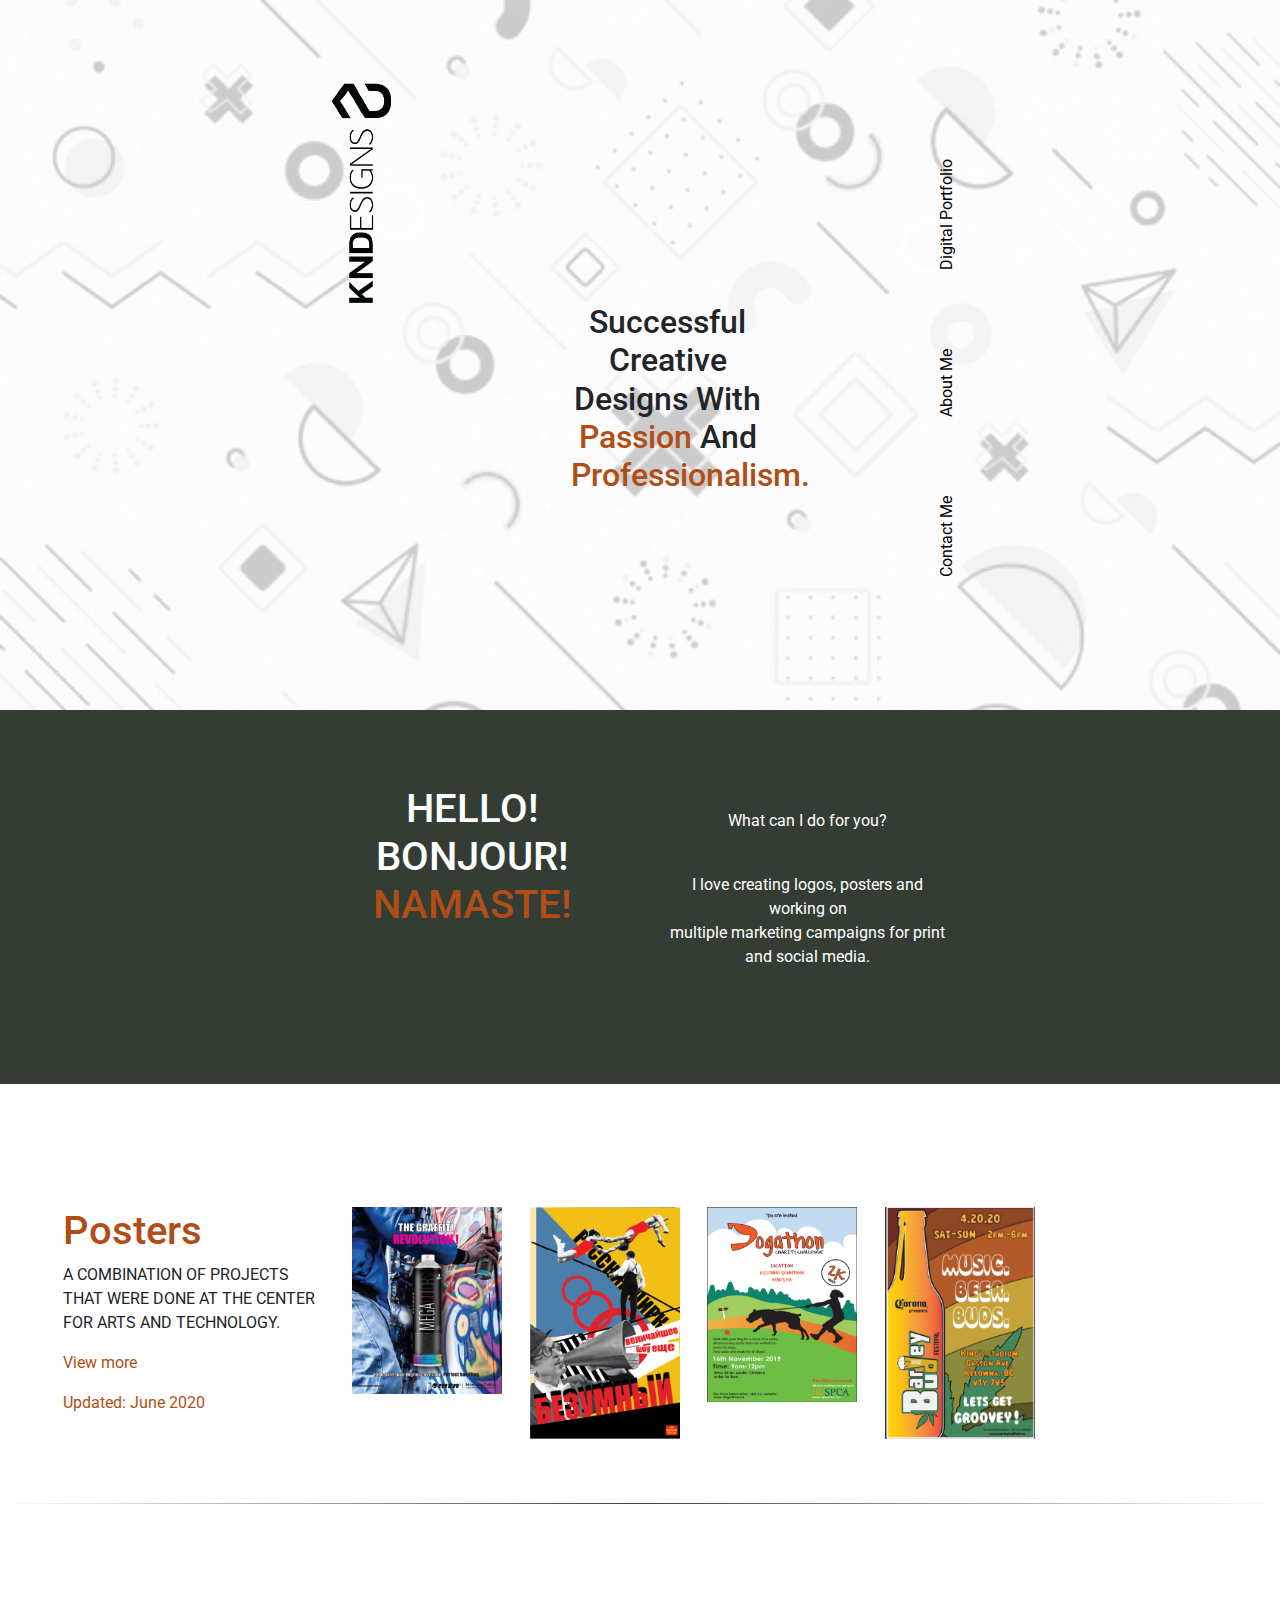
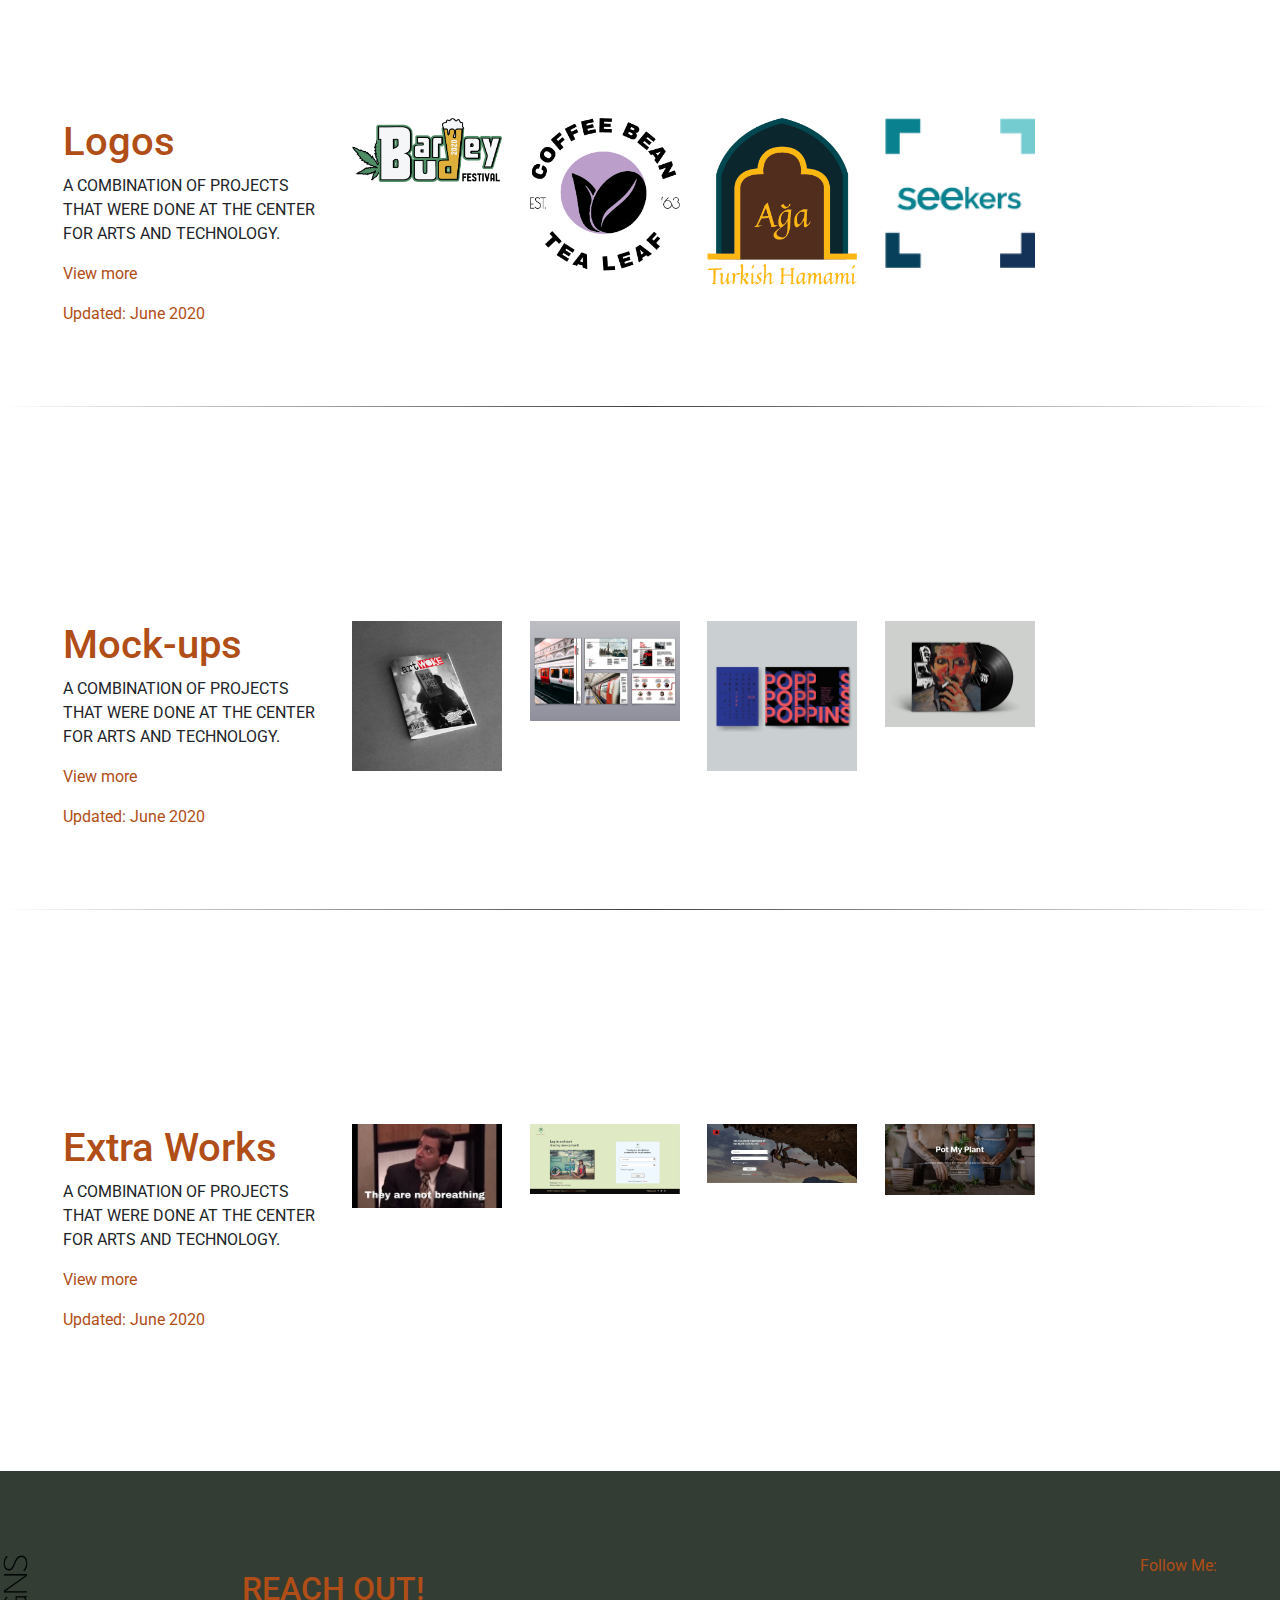
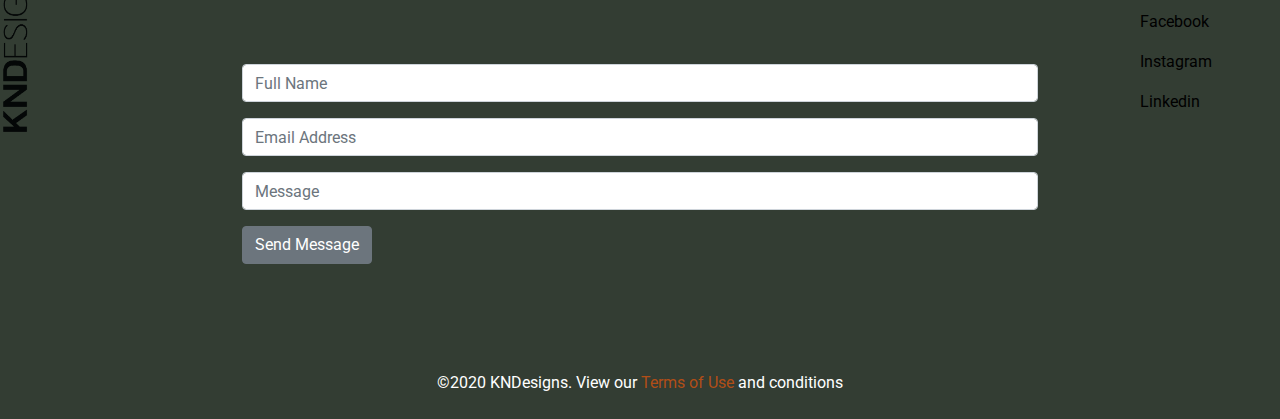
<file: index.html>
<!doctype html>
<html lang="en">

<head>
    <!-- Required meta tags -->
    <meta charset="utf-8">
    <meta name="viewport" content="width=device-width, initial-scale=1, shrink-to-fit=no">

    <!-- Bootstrap CSS -->
    <link rel="stylesheet" href="https://stackpath.bootstrapcdn.com/bootstrap/4.5.2/css/bootstrap.min.css"
        integrity="sha384-JcKb8q3iqJ61gNV9KGb8thSsNjpSL0n8PARn9HuZOnIxN0hoP+VmmDGMN5t9UJ0Z" crossorigin="anonymous">

    <!--fancybox-->
    <link rel="stylesheet" href="/css/fancybox.min.css">

    <!-- CSS File -->
    <link rel="stylesheet" href="/style.css">

    <!-- Google Font -->
    <link href="https://fonts.googleapis.com/css2?family=Roboto:wght@400;500&display=swap" rel="stylesheet">

    <link rel="stylesheet" href="https://cdnjs.cloudflare.com/ajax/libs/font-awesome/4.7.0/css/font-awesome.min.css">

    <link rel="icon" href="/images/favicon.png">

    <title class="original">KNDesigns-Graphic Designer</title>
</head>

<body>






    <header id="landingbanner">
        <div class="container content-spacing">
            <div class="row text-center">
                <div class="col-md-2"><a href="/index.html"><img class="mt-2" src="/images/mainlogo.jpg" alt="logo"
                            width="60"></a></div>
                <div class="col-md-2"></div>


                <div class="col-sm-4 m-auto">
                    <h2 class="index-tagline text-center py-5">Successful Creative Designs With<span
                            class="colour-style"> Passion</span>
                        And <span class="colour-style">Professionalism.</span></h2>
                </div>
                <div class="col-md-2"></div>

                <div class="col-md-1 content-spacing">
                    <ul class="desktop-show nav nav-tabs">
                        <li role="presentation"><a href="/portfolio.html">Digital Portfolio</a></li>
                        <li role="presentation"><a href="/aboutme.html">About Me</a></li>
                        <li role="presentation"><a href="/contactme.html">Contact Me</a></li>
                    </ul>

                    <nav class="mobile-show navbar navbar-expand-sm navbar-light">

                        <button class="ml-auto mr-auto navbar-toggler" type="button" data-toggle="collapse"
                            data-target="#navbarNav" aria-controls="navbarNav" aria-expanded="false"
                            aria-label="Toggle navigation">
                            <span class="navbar-toggler-icon"></span>
                        </button>
                        <div class="collapse navbar-collapse" id="navbarNav">
                            <ul class="navbar-nav nav">
                                <li class="nav-item active p-4">
                                    <a class="nav-link" href="/portfolio.html">Digital Portfolio</a>
                                </li>
                                <li class="nav-item p-4">
                                    <a class="nav-link" href="/aboutme.html">About Me</a></li>
                                </li>
                                <li class="nav-item p-4">
                                    <a class="nav-link" href="/contactme.html">Contact Me</a></li>
                                </li>

                            </ul>
                        </div>
                    </nav>




                </div>







            </div>




        </div>



    </header>



    <section id="hello">
        <div class="container content-spacing">
            <div class="row">

                <div class="col-sm-6">
                    <h1 class="text-center">HELLO! <br>BONJOUR!<br> <span class="colour-style">NAMASTE!</span></h1>
                </div>

                <div class="col-md-6 p-4">
                    <p class="text-center">What can I do for you?</p> <br>

                    <p class="text-center">I love creating logos, posters and working on <br> multiple marketing
                        campaigns for print and
                        social media.</p>
                </div>

    </section>




    <section id="Posters">
        <div class="w3-container content-spacing">



            <div class="row m-auto p-5">


                <div class="col-sm-3">
                   
                    <h1 <span class="colour-style">Posters</h1>
                    <p>A COMBINATION OF PROJECTS THAT WERE DONE AT THE CENTER FOR ARTS AND TECHNOLOGY.</p>
                    <p <span class="colour-style2"><a href="/portfolio.html">View more</a></p>
                    <p <span class="colour-style">Updated: June 2020</p>
                </div>




                <div class="column">
                    <a href="/images/1x/spraycan.png" data-fancybox="gallery-poster" data-caption="Montana Colors Poster Advertisment">
                    <img src="/images/1x/spraycan.png" class="hover-shadow"
                        style="width:100%;max-width:150px"></a>
                </div>
                <div class="column">
                    <a href="/images/1x/madrussian.png" data-fancybox="gallery-poster" data-caption="Caption #2">
                    <img src="/images/1x/madrussian.png" class="hover-shadow"
                        style="width:100%;max-width:150px"></a>
                </div>
                <div class="column">
                    <a href="/images/1x/doggo.png" data-fancybox="gallery-poster" data-caption="Caption #2">
                    <img src="/images/1x/doggo.png" class="hover-shadow"
                        style="width:100%;max-width:150px"></a>
                </div>
                <div class="column">
                    <a href="/images/1x/buds.png" data-fancybox="gallery-poster" data-caption="Caption #2">
                    <img src="/images/1x/buds.png" class="hover-shadow"
                        style="width:100%;max-width:150px"></a>
                </div>
                
                
            </div>
            <hr class="black-line">
        </div>




    </section>



    <section id="logos">
        <div class="w3-container content-spacing">
            <div class="row m-auto p-5">
                <div class="col-sm-3">
                  
                    <h1 <span class="colour-style">Logos</h1>
                    <p>A COMBINATION OF PROJECTS THAT WERE DONE AT THE CENTER FOR ARTS AND TECHNOLOGY.</p>
                    <p <span class="colour-style2"><a href="/portfolio.html">View more</a></p>
                    <p <span class="colour-style">Updated: June 2020</p>

                </div>

                
                <div class="column">
                    <a href="/images/Asset 1bud.png" data-fancybox="gallery-logo" data-caption="Budbarley Fest logo">
                    <img src="/images/Asset 1bud.png" class="hover-shadow"
                        style="width:100%;max-width:150px"></a>
                </div>
                <div class="column">
                    <a href="/images/Asset 1coffee.png" data-fancybox="gallery-logo" data-caption="Caption #2">
                    <img src="/images/Asset 1coffee.png" class="hover-shadow"
                        style="width:100%;max-width:150px"></a>
                </div>
                <div class="column">
                    <a href="/images/Asset 2aga.png" data-fancybox="gallery-logo" data-caption="Caption #2">
                    <img src="/images/Asset 2aga.png" class="hover-shadow"
                        style="width:100%;max-width:150px"></a>
                </div>
                <div class="column">
                    <a href="/images/Asset 2seekers.png" data-fancybox="gallery-logo" data-caption="Caption #2">
                    <img src="/images/Asset 2seekers.png" class="hover-shadow"
                        style="width:100%;max-width:150px"></a>
                </div>



                

                <div class="col-md-1">
                    <!--leave this empty-->
                </div>


            </div>
            <hr class="black-line">
        </div>




        </div>


        </div>

    </section>



    <section id="Mock-ups">
        <div class="w3-container content-spacing">
            <div class="row m-auto p-5">
                <div class="col-sm-3">
                  
                    <h1 <span class="colour-style">Mock-ups</h1>
                    <p>A COMBINATION OF PROJECTS THAT WERE DONE AT THE CENTER FOR ARTS AND TECHNOLOGY.</p>
                    <p <span class="colour-style2"><a href="/portfolio.html">View more</a></p>
                    <p <span class="colour-style">Updated: June 2020</p>

                </div>



                <div class="column">
                    <a href="/images/MAGAZINE.jpg" data-fancybox="gallery-mockup" data-caption="Budbarley Fest logo">
                    <img src="/images/MAGAZINE.jpg" class="hover-shadow"
                        style="width:100%;max-width:150px"></a>
                </div>
                <div class="column">
                    <a href="/images/travel_guide.jpg" data-fancybox="gallery-mockup" data-caption="Travel guide">
                    <img src="/images/travel_guide.jpg" class="hover-shadow"
                        style="width:100%;max-width:150px"></a>
                </div>
                <div class="column">
                    <a href="/images/TYPEBOOK.jpg" data-fancybox="gallery-mockup" data-caption="Typebook">
                    <img src="/images/TYPEBOOK.jpg" class="hover-shadow"
                        style="width:100%;max-width:150px"></a>
                </div>
                <div class="column">
                    <a href="/images/Vinyl Record  MockUp (FRONT).jpg" data-fancybox="gallery-mockup" data-caption="Vinyl Record">
                    <img src="/images/Vinyl Record  MockUp (FRONT).jpg" class="hover-shadow"
                        style="width:100%;max-width:150px"></a>
                </div>


                <div class="col-md-1">
                    <!--leave this empty-->
                </div>


            </div>
            <hr class="black-line">
        





        </div>


        </div>

    </section>


    
    <section id="extra works">
        <div class="w3-container content-spacing">



            <div class="row m-auto p-5">


                <div class="col-sm-3">
                    
                    <h1 <span class="colour-style">Extra Works</h1>
                    <p>A COMBINATION OF PROJECTS THAT WERE DONE AT THE CENTER FOR ARTS AND TECHNOLOGY.</p>
                    <p <span class="colour-style2"><a href="/portfolio.html">View more</a></p>
                    <p <span class="colour-style">Updated: June 2020</p>
                </div>




                <div class="column">
                    <a href="https://youtu.be/1_5HhD_14E8" data-fancybox="gallery-extraworks" data-caption="Kinetic typography">
                    <img src="/images/office.jpg" class="hover-shadow"
                        style="width:100%;max-width:150px"></a>
                </div>
                <div class="column">
                    <a data-fancybox data-type="iframe" data-src="https://travelgram.kndesigns.co/" href="javascript:;">
                        <img src="/images/travelgram.JPG" class="hover-shadow" style="width:100%;max-width:150px"
                    </a>
                </div>
                <div class="column">
                    <a data-fancybox data-type="iframe" data-src="https://rush.kndesigns.co/" href="javascript:;">
                        <img src="/images/rush.JPG" class="hover-shadow" style="width:100%; max-width:150px"
                    </a>
                </div>
                <div class="column">
                    <a data-fancybox data-type="iframe" data-src="https://potmyplant.kndesigns.co/" href="javascript:;">
                        <img src="/images/potmyplant.JPG" class="hover-shadow" style="width:100%; max-width:150px">
                    </a>
                </div>
                
                


            </div>
            
        </div>




    </section>


    <section id="contactform">
        <div class="w4-container content-spacing">
            <div class="row">

               
                <div class="col-md-2 footer-logo no-marg no-pad"><a href="/index.html"><img class="mt-2" src="/images/Asset 2logo2.png" alt="logo"
                    width="60"></a>
                </div>


                <div class="col-sm-8">
                    <h2 class="colour-style p-4"> REACH OUT!</h2>

                    <form action="mailer.php" method="POST" class="p-4">
                        <div class="form-group">
                            <input type="text" name="fullname" placeholder="Full Name" class="form-control" />
                        </div>
                        <div class="form-group">
                            <input type="email" name="email" placeholder="Email Address" class="form-control" />
                        </div>
                        <div class="form-group">
                            <input name="message" placeholder="Message" class="form-control" />
                        </div>
                        <button type="submit" name="submit" class="btn btn-secondary">Send Message</button>

                    </form>
                </div>

                <div class="col-sm-2">
                    <ul class="socialmedia">
                        <p class=" colour-style p-2 py-2">Follow Me:</p>
                        <li class="list-item p-2"><a href="https://www.facebook.com/" target="_blank">Facebook</a>
                        </li>
                        <li class="list-item p-2"><a href="https://www.instagram.com/" target="_blank">Instagram</a>
                        </li>
                        <li class="list-item p-2"><a href="https://www.Linkedin.com/" target="_blank">Linkedin</a>
                        </li>
                    </ul>





                </div>
            </div>

    </section>


    <div class="col-12 copyright-notice p-2">
        <div class="w3-container">
            <div class="content-asset">
                <p>©2020 KNDesigns. View our <a class="colour-style" href="/index.html">Terms of Use</a> and conditions </p>
            </div>
        </div>
    </div>



 








    <!-- Optional JavaScript -->
    <!-- jQuery first, then Popper.js, then Bootstrap JS -->
    
    <script src="/js/jquery-3.5.1.min.js"></script>
    <script src="/js/bootstrap.bundle.min.js"></script>
    <script src="/js/fancybox.min.js"></script>
    <script src="/js/scripts.js"></script>
    <script src="https://stackpath.bootstrapcdn.com/bootstrap/4.5.2/js/bootstrap.min.js"
    integrity="sha384-B4gt1jrGC7Jh4AgTPSdUtOBvfO8shuf57BaghqFfPlYxofvL8/KUEfYiJOMMV+rV" crossorigin="anonymous">
</script>

</body>

</html>
</file>
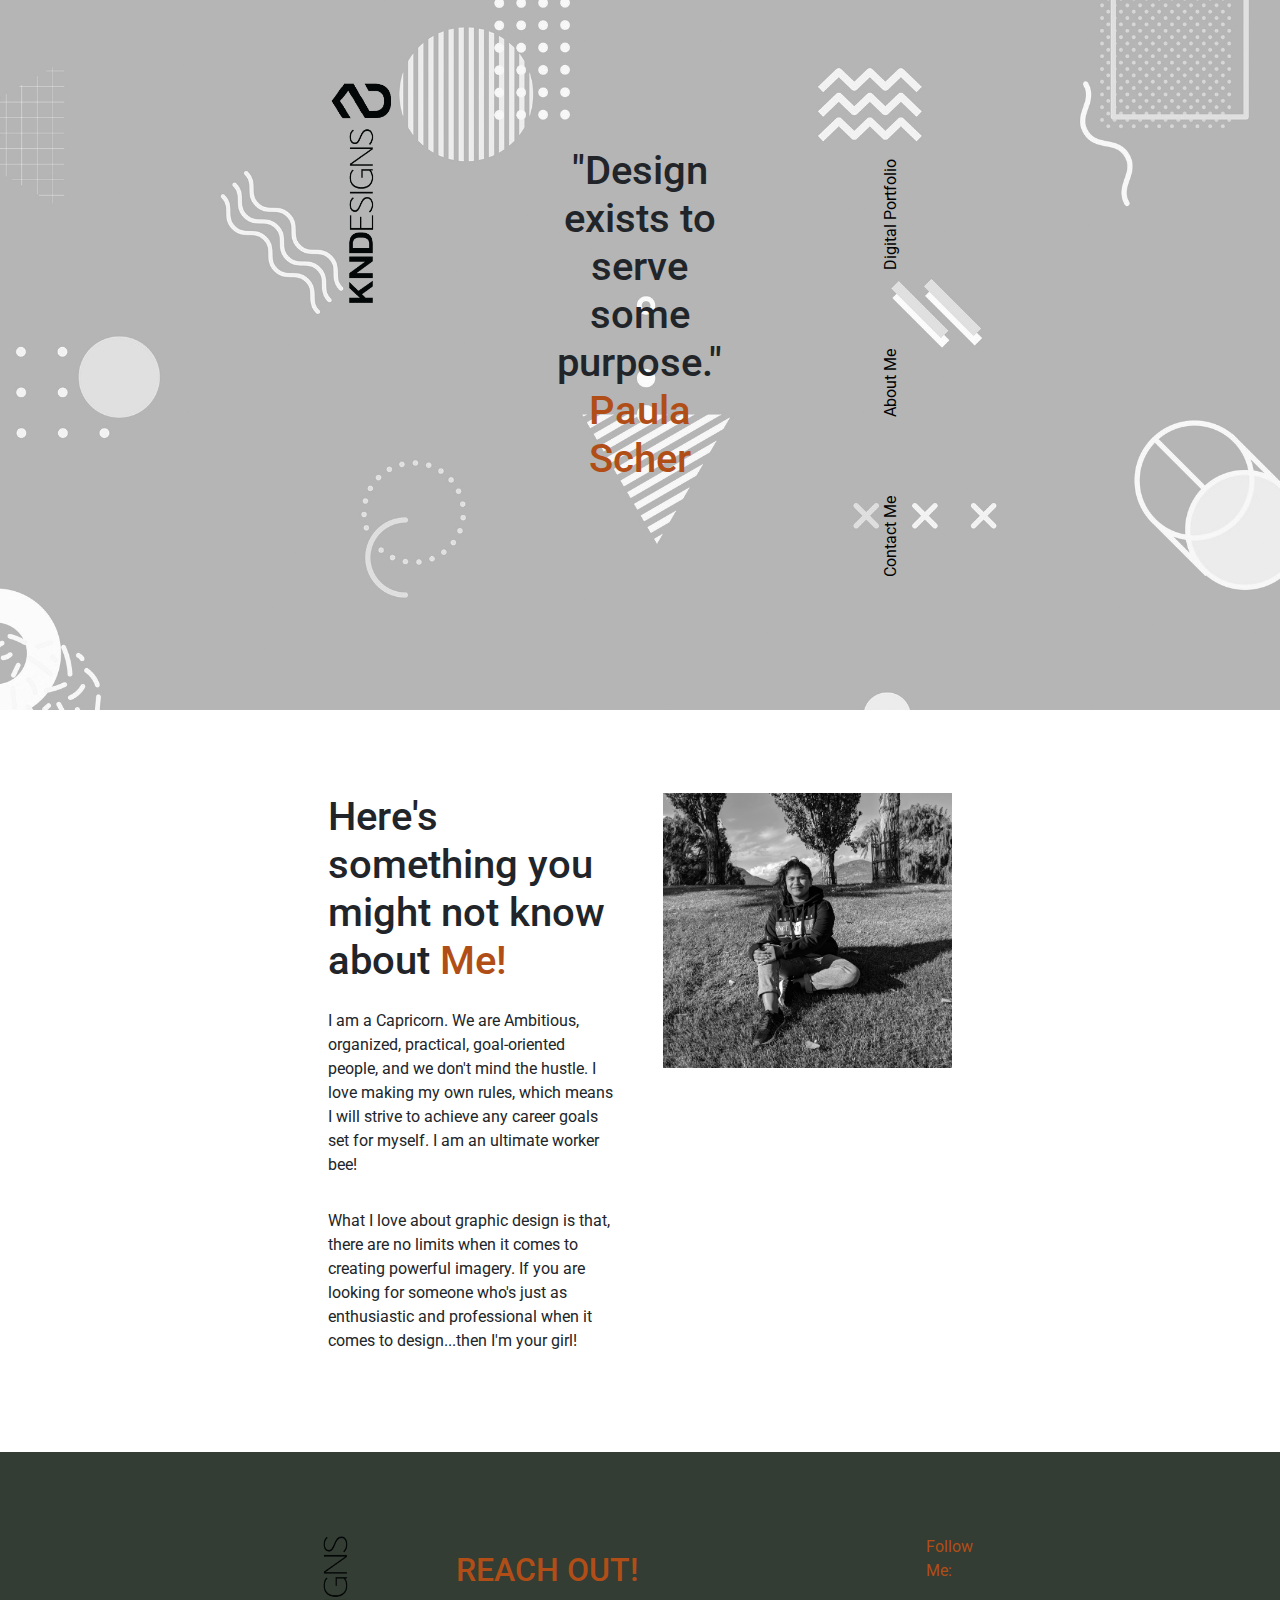
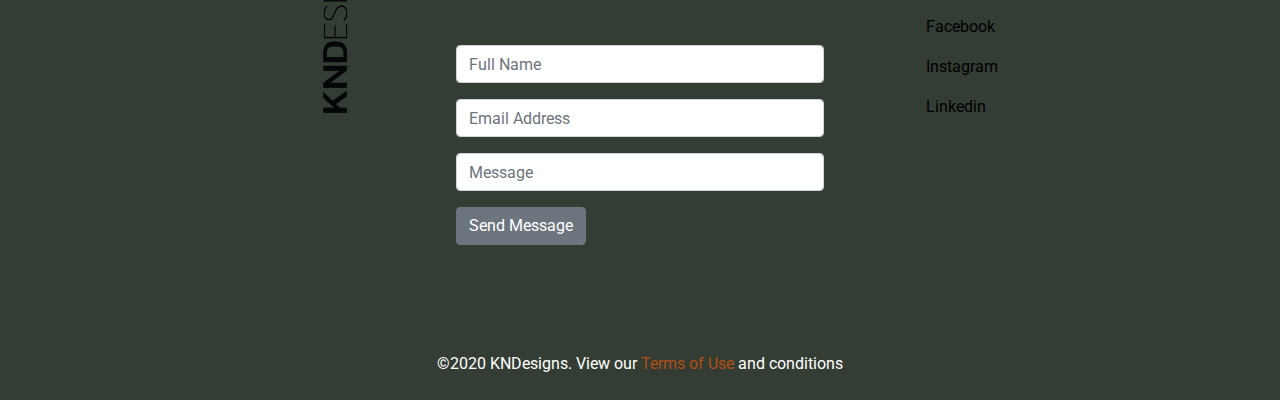
<file: aboutme.html>
<!doctype html>
<html lang="en">

<head>
    <!-- Required meta tags -->
    <meta charset="utf-8">
    <meta name="viewport" content="width=device-width, initial-scale=1, shrink-to-fit=no">

    <!-- Bootstrap CSS -->
    <link rel="stylesheet" href="https://stackpath.bootstrapcdn.com/bootstrap/4.5.2/css/bootstrap.min.css"
        integrity="sha384-JcKb8q3iqJ61gNV9KGb8thSsNjpSL0n8PARn9HuZOnIxN0hoP+VmmDGMN5t9UJ0Z" crossorigin="anonymous">

    <!-- CSS File -->
    <link rel="stylesheet" href="style.css">

    <!-- Google Font -->
    <link href="https://fonts.googleapis.com/css2?family=Roboto:wght@400;500&display=swap" rel="stylesheet">

    <link rel="icon" href="/images/favicon.png">

    <title>About KND</title>
</head>

<body>
    <header id="landingbanner2">
    <div class="container content-spacing">
        <div class="row text-center">
            <div class="col-md-2"><a href="/index.html"><img class="mt-2" src="/images/mainlogo.jpg" alt="logo"
                        width="60"></a></div>
            <div class="col-md-2"></div>


            <div class="col-sm-4 p-4">
                <h1 class="index-tagline text-center no-marg py-5">"Design exists to serve some purpose."<span class="colour-style"><br>Paula Scher</span>

            </div>
            <div class="col-md-2"></div>

            <div class="col-md-1 content-spacing">
                <ul class="desktop-show nav nav-tabs">
                    <li role="presentation"><a href="/portfolio.html">Digital Portfolio</a></li>
                    <li role="presentation"><a href="/aboutme.html">About Me</a></li>
                    <li role="presentation"><a href="/contactme.html">Contact Me</a></li>
                </ul>

                <nav class="mobile-show navbar navbar-expand-sm navbar-light">

                    <button class="ml-auto mr-auto navbar-toggler" type="button" data-toggle="collapse"
                        data-target="#navbarNav" aria-controls="navbarNav" aria-expanded="false"
                        aria-label="Toggle navigation">
                        <span class="navbar-toggler-icon"></span>
                    </button>
                    <div class="collapse navbar-collapse" id="navbarNav">
                        <ul class="navbar-nav nav">
                            <li class="nav-item active p-4">
                                <a class="nav-link" href="/portfolio.html">Digital Portfolio</a>
                            </li>
                            <li class="nav-item p-4">
                                <a class="nav-link" href="/aboutme.html">About Me</a></li>
                            </li>
                            <li class="nav-item p-4">
                                <a class="nav-link" href="/contactme.html">Contact Me</a></li>
                            </li>

                        </ul>
                    </div>
                </nav>




            </div>







        </div>




    </div>



</header>


    <section id=aboutme>
        <div class="container content-spacing">
            <div class="row">
                <div class="col-md-6">
                    <h1 class="p-2">Here's something you might not know about<span class="colour-style"> Me!</span></h1>
                    
                    <p class="p-2"> I am a Capricorn. We are Ambitious, organized, practical, goal-oriented people, and we don't
                        mind the hustle. I
                        love making my own rules, which means I will strive to achieve any career goals set for
                        myself.
                        I am an ultimate worker bee!</p>
                    <p class="p-2"> What I love about graphic design is that, there are no limits when it comes to creating powerful
                        imagery. If you are looking for someone who's just as enthusiastic and professional when it
                        comes to design...then I'm your girl! </p>
                </div>

                

                <div class="col-md-6 ">
                    <img src="/images/kim.jpg" class="p-2" width="100%">

                </div>
            </div>
        </div>

    </section>




    <section id="contactform">
        <div class="container content-spacing">
            <div class="row">

               
                <div class="col-md-2 footer-logo no-marg no-pad"><a href="/index.html"><img class="mt-2" src="/images/Asset 2logo2.png" alt="logo"
                    width="60"></a>
                </div>


                <div class="col-sm-8">
                    <h2 class="colour-style p-4"> REACH OUT!</h2>

                    <form action="mailer.php" method="POST" class="p-4">
                        <div class="form-group">
                            <input type="text" name="fullname" placeholder="Full Name" class="form-control" />
                        </div>
                        <div class="form-group">
                            <input type="email" name="email" placeholder="Email Address" class="form-control" />
                        </div>
                        <div class="form-group">
                            <input name="message" placeholder="Message" class="form-control" />
                        </div>
                        <button type="submit" name="submit" class="btn btn-secondary">Send Message</button>

                    </form>
                </div>

                <div class="col-sm-2">
                    <ul class="socialmedia">
                        <p class=" colour-style p-2 py-2">Follow Me:</p>
                        <li class="list-item p-2"><a href="https://www.facebook.com/" target="_blank">Facebook</a>
                        </li>
                        <li class="list-item p-2"><a href="https://www.instagram.com/" target="_blank">Instagram</a>
                        </li>
                        <li class="list-item p-2"><a href="https://www.Linkedin.com/" target="_blank">Linkedin</a>
                        </li>
                    </ul>





                </div>
            </div>

    </section>


    <div class="col-12 copyright-notice p-2">
        <div class="container">
            <div class="content-asset">
                <p>©2020 KNDesigns. View our <a class="colour-style" href="/index.html">Terms of Use</a> and conditions </p>
            </div>
        </div>
    </div>









    <!-- Optional JavaScript -->
    <!-- jQuery first, then Popper.js, then Bootstrap JS -->
    
    <script src="/js/jquery-3.5.1.min.js"></script>
    <script src="/js/bootstrap.bundle.min.js"></script>
    <script src="/js/fancybox.min.js"></script>
    <script src="/js/scripts.js"></script>
    <script src="https://stackpath.bootstrapcdn.com/bootstrap/4.5.2/js/bootstrap.min.js"
    integrity="sha384-B4gt1jrGC7Jh4AgTPSdUtOBvfO8shuf57BaghqFfPlYxofvL8/KUEfYiJOMMV+rV" crossorigin="anonymous">
</script>
</body>

</html>
</file>
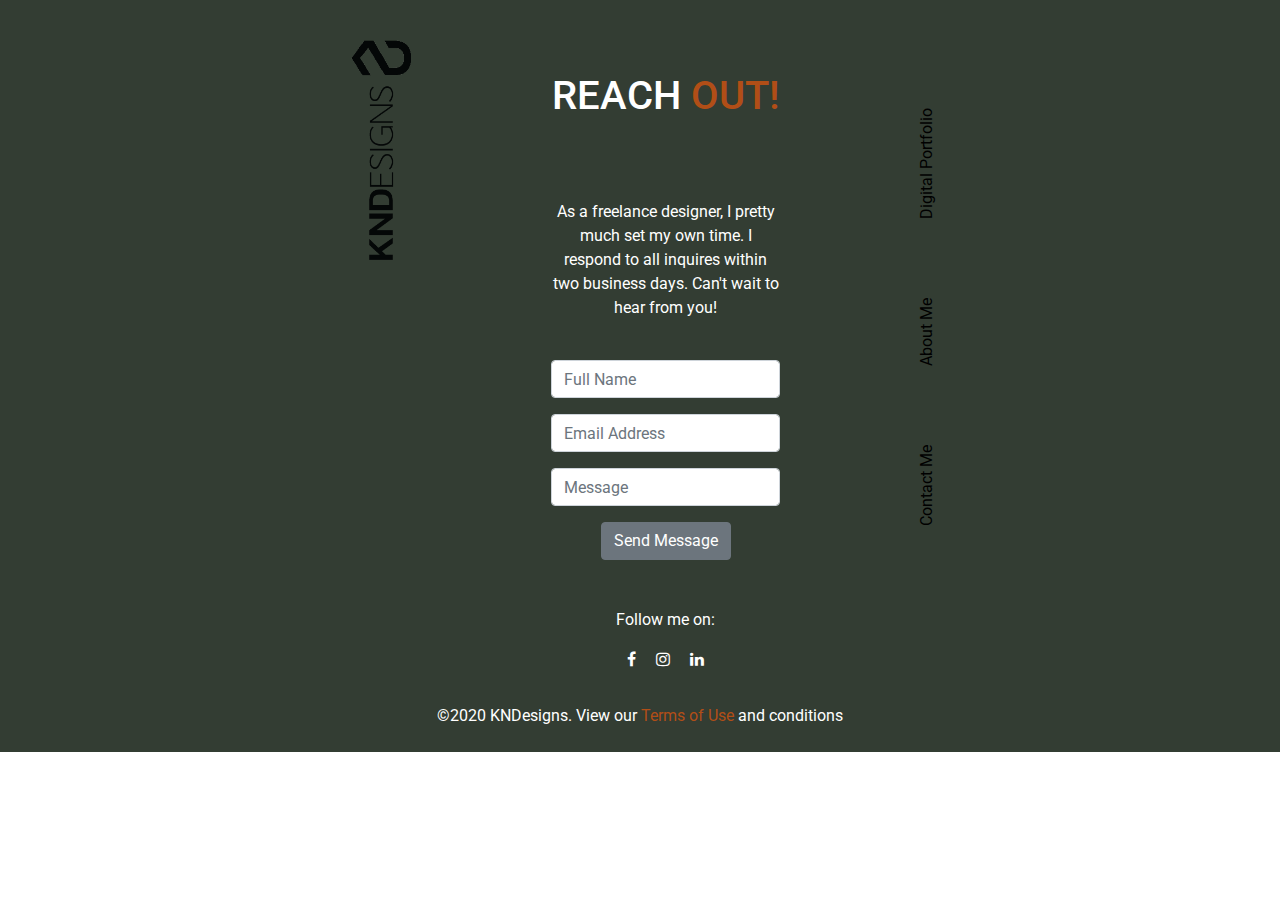
<file: contactme.html>
<!doctype html>
<html lang="en">

<head>
    <!-- Required meta tags -->
    <meta charset="utf-8">
    <meta name="viewport" content="width=device-width, initial-scale=1, shrink-to-fit=no">

    <!-- Bootstrap CSS -->
    <link rel="stylesheet" href="https://stackpath.bootstrapcdn.com/bootstrap/4.5.2/css/bootstrap.min.css"
        integrity="sha384-JcKb8q3iqJ61gNV9KGb8thSsNjpSL0n8PARn9HuZOnIxN0hoP+VmmDGMN5t9UJ0Z" crossorigin="anonymous">

    <!-- CSS File -->
    <link rel="stylesheet" href="style.css">

    <!-- Google Font -->
    <link href="https://fonts.googleapis.com/css2?family=Roboto:wght@400;500&display=swap" rel="stylesheet">

    <link rel="stylesheet" href="https://cdnjs.cloudflare.com/ajax/libs/font-awesome/4.7.0/css/font-awesome.min.css">
    


    <link rel="icon" href="/images/favicon.png">

    <title>Contact KND</title>
</head>

<body>
    <header id="contactform">
        <div class="container content-spacing p-4">
            <div class="row text-center">
                <div class="col-md-2"><a href="/index.html"><img class="mt-3" src="/images/mainlogo.jpg" alt="logo"
                     width="60"></a>
                </div>
                <div class="col-md-2">
                    <nav class="mobile-show navbar navbar-expand-sm navbar-light">

                    <button class="ml-auto mr-auto navbar-toggler" type="button" data-toggle="collapse"
                        data-target="#navbarNav" aria-controls="navbarNav" aria-expanded="false"
                        aria-label="Toggle navigation">
                        <span class="navbar-toggler-icon"></span>
                    </button>
                    <div class="collapse navbar-collapse" id="navbarNav">
                        <ul class="navbar-nav nav">
                            <li class="nav-item active p-4">
                                <a class="nav-link" href="/portfolio.html">Digital Portfolio</a>
                            </li>
                            <li class="nav-item p-4">
                                <a class="nav-link" href="/aboutme.html">About Me</a></li>
                            </li>
                            <li class="nav-item p-4">
                                <a class="nav-link" href="/contactme.html">Contact Me</a></li>
                            </li>

                        </ul>
                    
                     </div>
                </nav></div>
                
                <div class="col-md-5">
                      
                    <h1 class="text-center py-5"> REACH <span class="colour-style">OUT!</span></h1> <br>
                    <p>As a freelance designer, I pretty much set my own time. I respond to all inquires within two
                        business days. Can't wait to hear from you!</p>
                        <br>
                    

                    <form action="mailer.php" method="POST" class="text-center">
                        <div class="form-group">
                            <input type="text" name="fullname" placeholder="Full Name" class="form-control" />
                        </div>
                        <div class="form-group">
                            <input type="email" name="email" placeholder="Email Address" class="form-control" />
                        </div>
                        <div class="form-group">
                            <input name="message" placeholder="Message" class="form-control" />
                        </div>
                        <button type="submit" name="submit" class="btn btn-secondary">Send Message</button>

                    </form>
                
                    <br> <br>
                    <p>Follow me on:</p>
        
                    <a class="icons" href="https://www.facebook.com/KNDesigns96"><i class="fa fa-facebook-f px-2"></i></a>
                    <a class="icons" href="https://www.instagram.com/"><i class="fa fa-instagram px-2"></i></a>
                    <a class="icons" href="https://www.linkedin.com/in/kimberly-d-sa-b109a4137/"><i class="fa fa-linkedin px-2"></i></a>

                </div>

               
                <div class="col-sm-2"></div>
              

                <div class="col-md-1 content-spacing">
                    <ul class="desktop-show nav nav-tabs">
                        <li role="presentation"><a href="/portfolio.html">Digital Portfolio</a></li>
                        <li role="presentation"><a href="/aboutme.html">About Me</a></li>
                        <li role="presentation"><a href="/contactme.html">Contact Me</a></li>
                    </ul>

                    




                </div>              

                
                            

               
            </div>
            
        </div>

    </header>
   
    

  

               
    
        





                            
         


       

   

    


   
    


   
    <div class="col-sm-12 copyright-notice p-2">
        <div class="container">
            <div class="content-asset">
                <p class="text-center">©2020 KNDesigns. View our <a class="colour-style" href="/index.html">Terms of Use</a> and conditions </p>
            </div>
        </div>
    </div>





     <!-- Optional JavaScript -->
    <!-- jQuery first, then Popper.js, then Bootstrap JS -->
   
    <script src="/js/jquery-3.5.1.min.js"></script>
    <script src="/js/bootstrap.bundle.min.js"></script>
    <script src="/js/fancybox.min.js"></script>
    <script src="/js/scripts.js"></script>
</body>

</html>
</file>
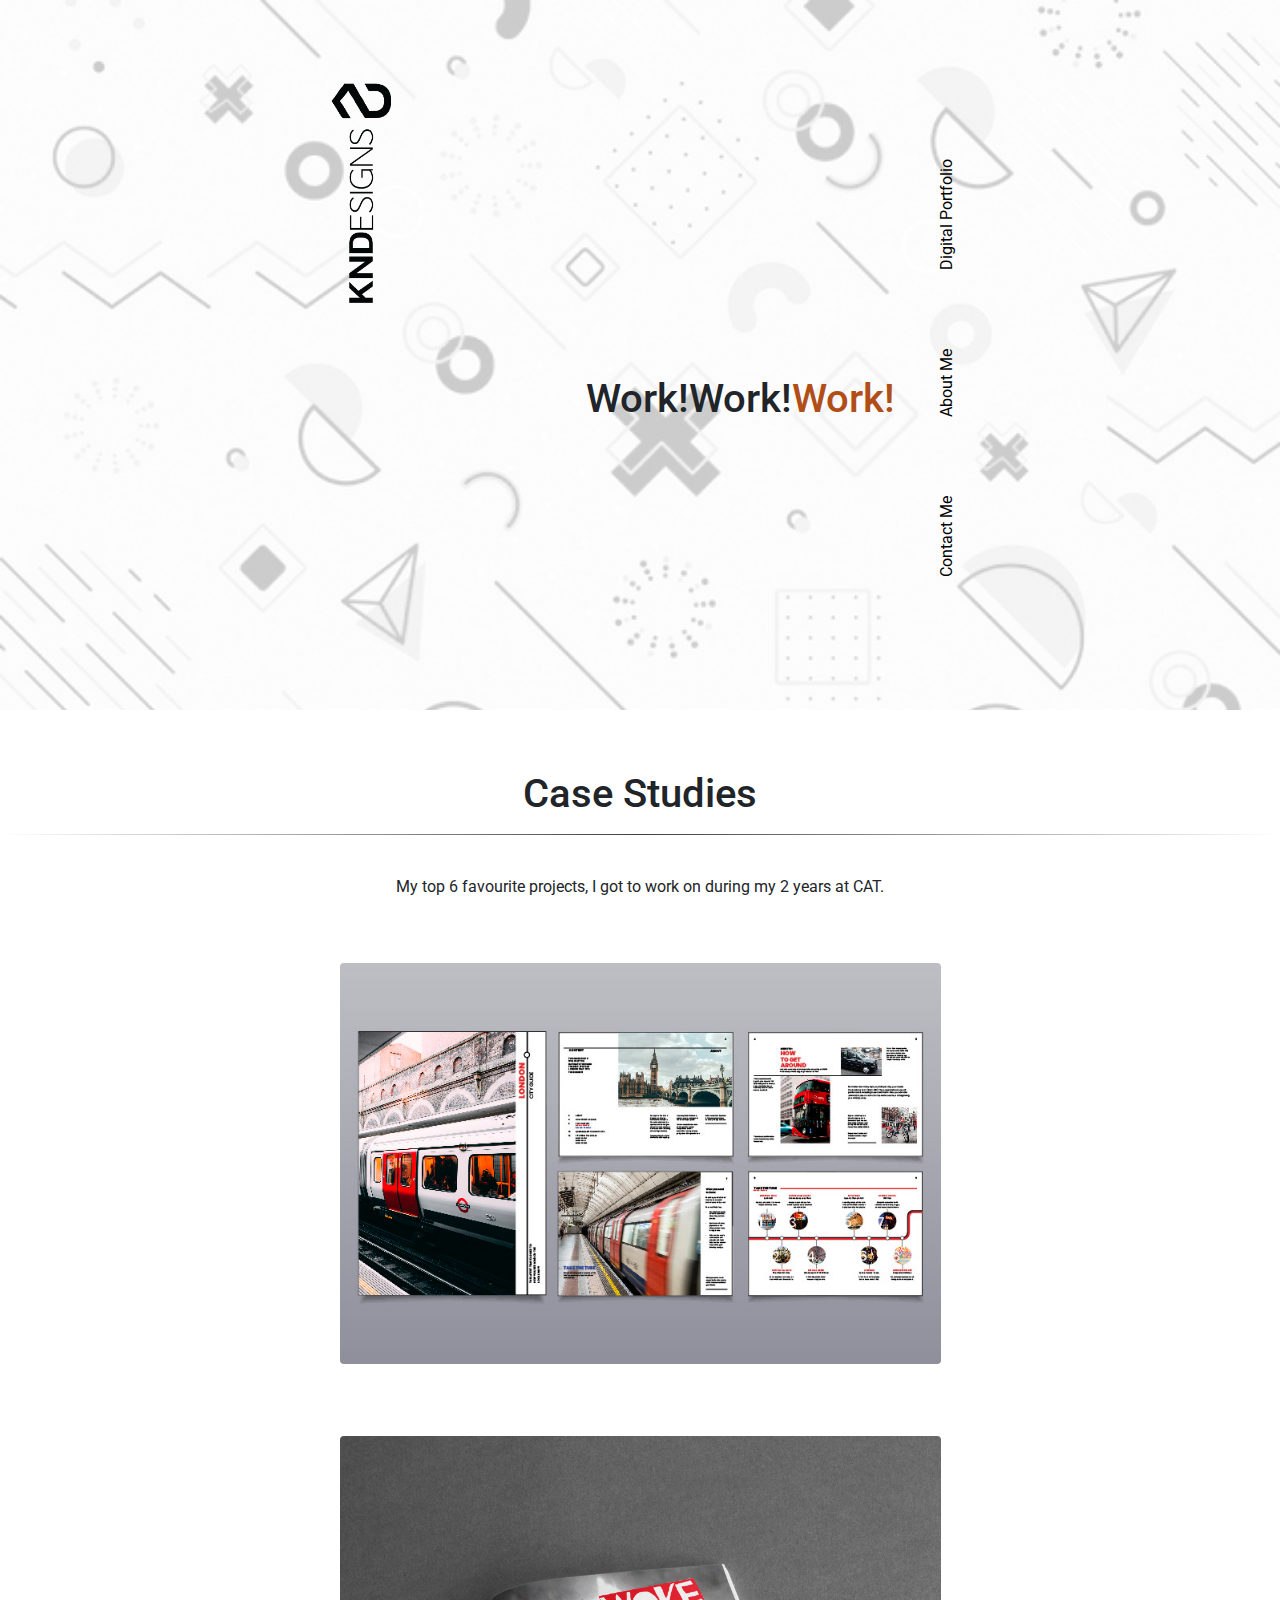
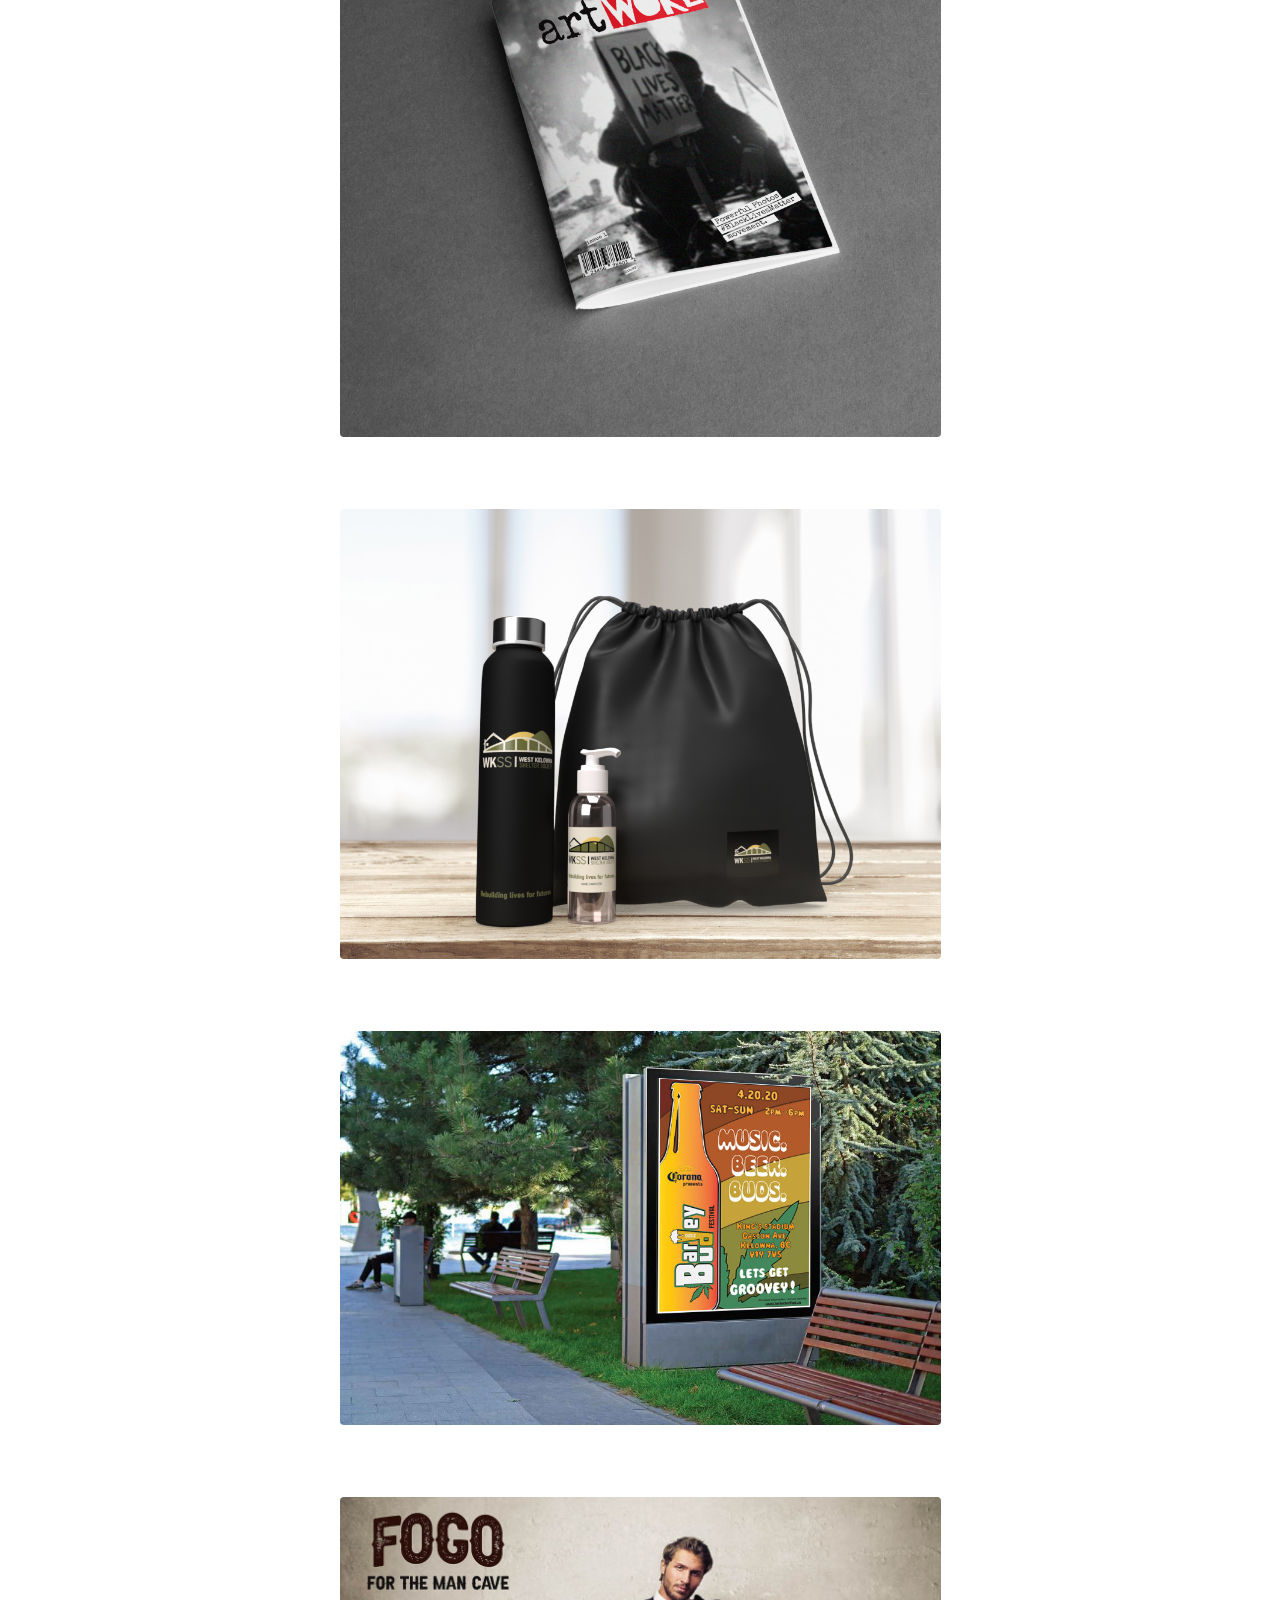
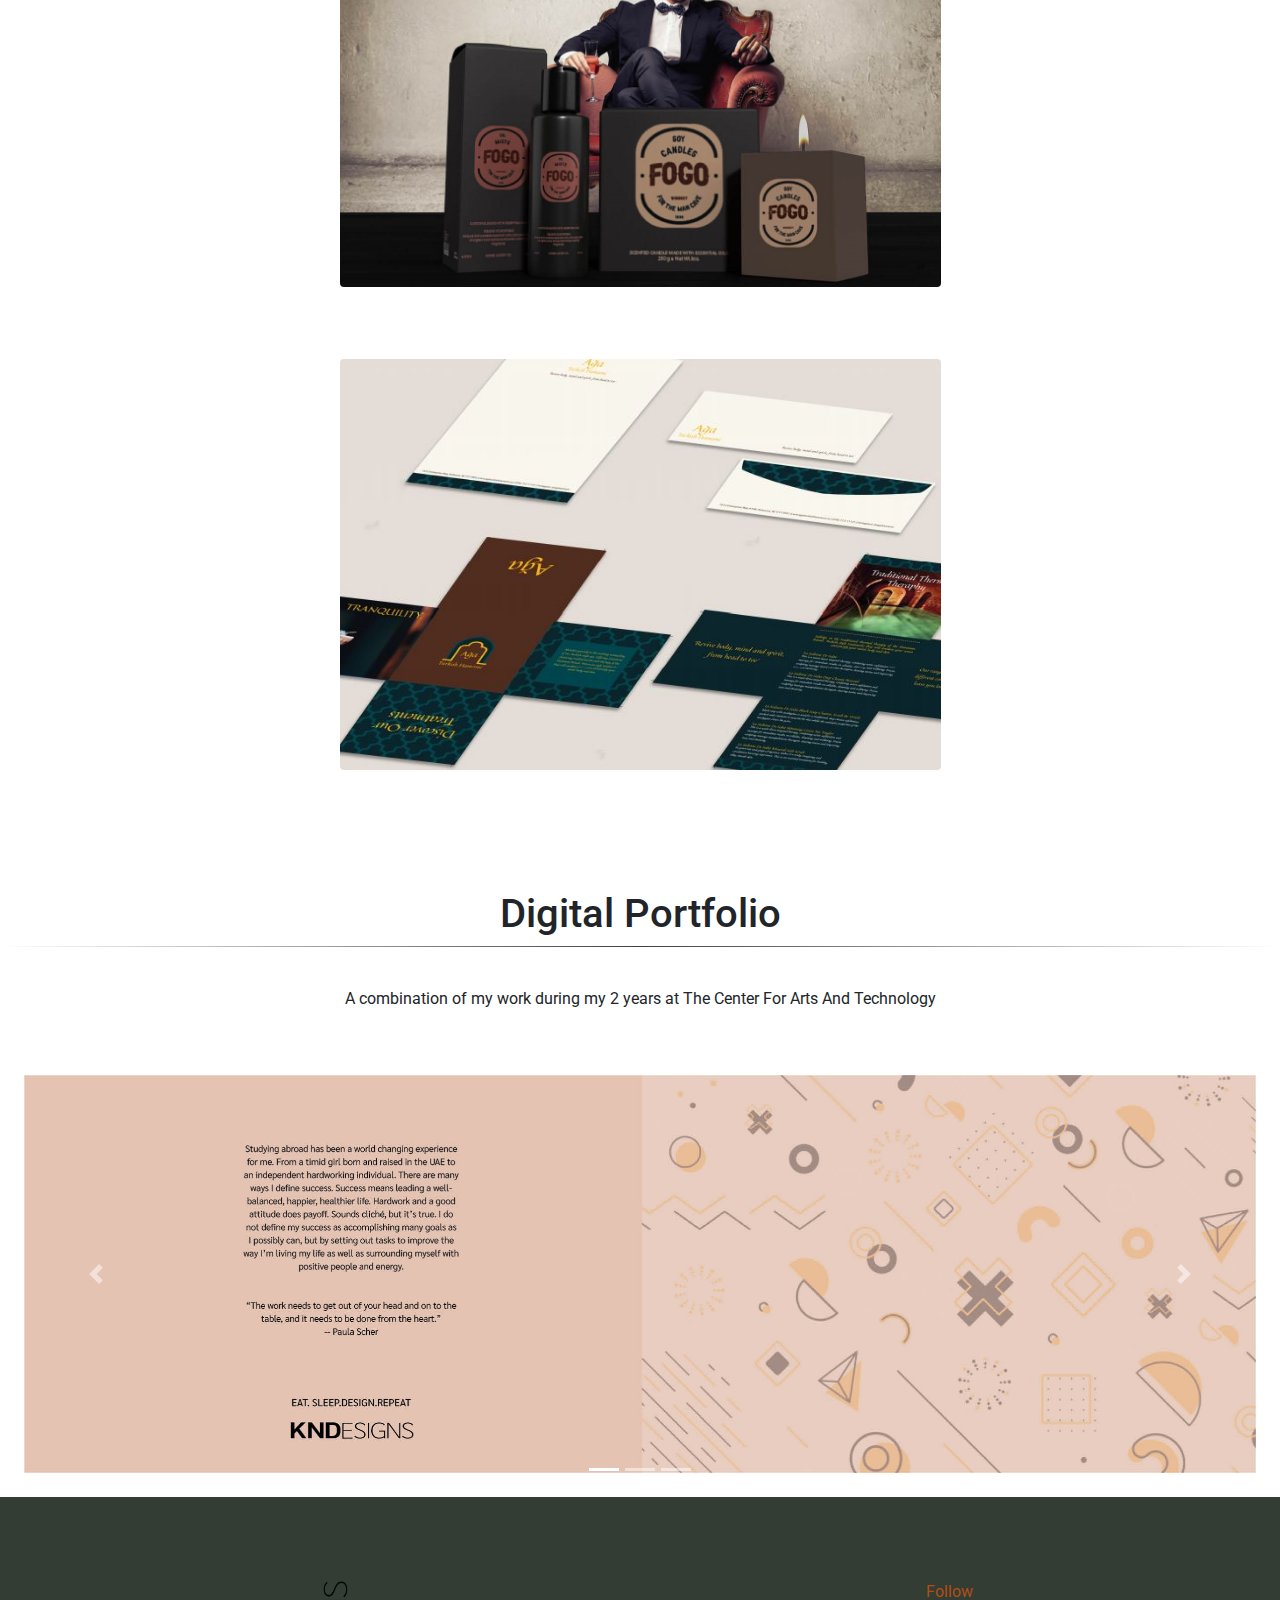
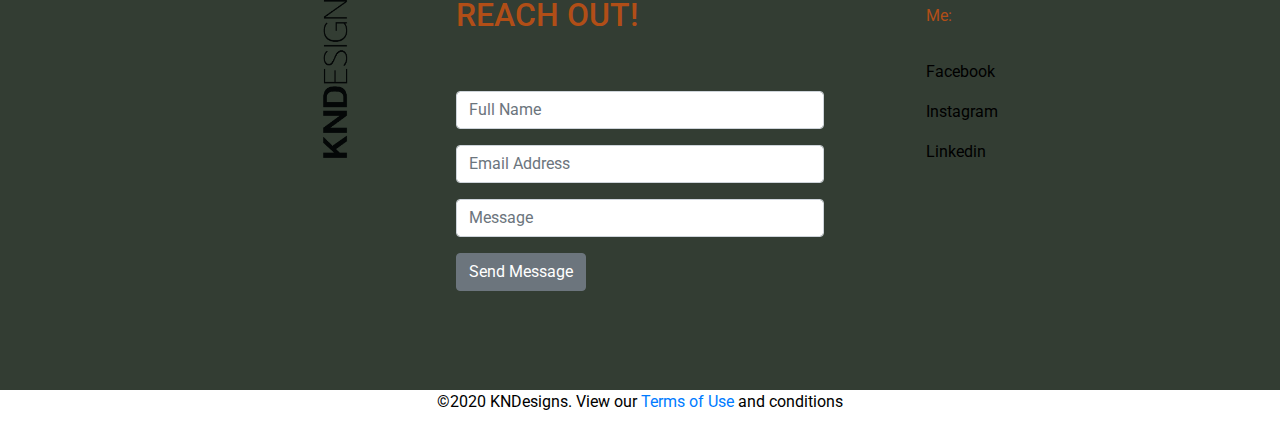
<file: portfolio.html>
<!doctype html>
<html lang="en">

<head>
  <!-- Required meta tags -->
  <meta charset="utf-8">
  <meta name="viewport" content="width=device-width, initial-scale=1, shrink-to-fit=no">

  <!-- Bootstrap CSS -->
  <link rel="stylesheet" href="https://stackpath.bootstrapcdn.com/bootstrap/4.5.2/css/bootstrap.min.css"
    integrity="sha384-JcKb8q3iqJ61gNV9KGb8thSsNjpSL0n8PARn9HuZOnIxN0hoP+VmmDGMN5t9UJ0Z" crossorigin="anonymous">

  <!-- CSS File -->
  <link rel="stylesheet" href="style.css">

  <!-- Google Font -->
  <link href="https://fonts.googleapis.com/css2?family=Roboto:wght@400;500&display=swap" rel="stylesheet">

  <!-- fontawesome -->
  <link rel="stylesheet" href="https://cdnjs.cloudflare.com/ajax/libs/font-awesome/4.7.0/css/font-awesome.min.css">

  <link rel="icon" href="/images/favicon.png">
  <title> My Portfolio</title>
</head>

<body>
 
  <header id="landingbanner">
    <div class="container content-spacing">
        <div class="row text-center">
          <div class="col-md-2"><a href="/index.html"><img class="mt-2" src="/images/mainlogo.jpg" alt="logo"
                      width="60"></a></div>
          <div class="col-md-2"></div>


          <div class="col-sm-4 m-auto">
            <div class="col-md-4">
              <h1 class="index-tagline">Work!Work!<span class="colour-style">Work!</span></h1>
            </div>
          </div>
          <div class="col-md-2"></div>

          <div class="col-md-1 content-spacing">
              <ul class="desktop-show nav nav-tabs">
                  <li role="presentation"><a href="/portfolio.html">Digital Portfolio</a></li>
                  <li role="presentation"><a href="/aboutme.html">About Me</a></li>
                  <li role="presentation"><a href="/contactme.html">Contact Me</a></li>
              </ul>

              <nav class="mobile-show navbar navbar-expand-sm navbar-light">

                  <button class="ml-auto mr-auto navbar-toggler" type="button" data-toggle="collapse"
                      data-target="#navbarNav" aria-controls="navbarNav" aria-expanded="false"
                      aria-label="Toggle navigation">
                      <span class="navbar-toggler-icon"></span>
                  </button>
                  <div class="collapse navbar-collapse" id="navbarNav">
                      <ul class="navbar-nav nav">
                          <li class="nav-item active p-4">
                              <a class="nav-link" href="/portfolio.html">Digital Portfolio</a>
                          </li>
                          <li class="nav-item p-4">
                              <a class="nav-link" href="/aboutme.html">About Me</a></li>
                          </li>
                          <li class="nav-item p-4">
                              <a class="nav-link" href="/contactme.html">Contact Me</a></li>
                          </li>

                      </ul>
                  </div>
              </nav>
          </div>
            
         </div>
      </div>

    </div>



</header>
<br>
<br>

<section id="case-studies">

    <h1 class="text-center mt-1 p-2">Case Studies</h1>
    <hr class="black-line mt-2">
    <p class="text-center p-4">My top 6 favourite projects, I got to work on during my 2 years at CAT.</p>
 



  <div class="row p-4">      
    
        

    <div class="container">
      <img src="images/travel_guide.jpg" alt="Avatar" class="image w-100 shadow-1-strong rounded mb-4 hover-shadow">
      <div class="overlay">
        <a href="/london.html" class="text colour-style">London City Guide</a>
      </div>
    </div>
  
    

  </div>
  <div class="row p-4">      
    
        

  
    <div class="container">
      <img src="images/MAGAZINE.jpg" alt="Avatar" class="image w-100 shadow-1-strong rounded mb-4 hover-shadow">
      <div class="overlay">
        <a href="/artwoke.html" class="text colour-style">Artwoke</a>
      </div>
    </div>
    
    

  </div>
  <div class="row p-4">      
    
        

    <div class="container">
      <img src="images/MERCH2.png" alt="Avatar" class="image w-100 shadow-1-strong rounded mb-4 hover-shadow">
      <div class="overlay">
        <a href="/wkss.html" class="text colour-style">WKSS- West Kelowna Shelter Society</a>
      </div>
    </div>
    
    
    

  </div>

  <div class="row p-4">      
    
        

    <div class="container">
      <img src="images/dogg.JPG" alt="Avatar" class="image w-100 shadow-1-strong rounded mb-4 hover-shadow">
      <div class="overlay">
        <a href="/barleybud.html" class="text colour-style">Barleybud Festival</a>
      </div>
    </div>
    
    
    

  </div>
  <div class="row p-4">      
    
        

    <div class="container">
      <img src="images/fogo.jpg" alt="Avatar" class="image w-100 shadow-1-strong rounded mb-4 hover-shadow">
      <div class="overlay">
        <a href="/fogo.html" class="text colour-style">Fogo- For The Man Cave</a>
      </div>
    </div>
    
    
    

  </div>
  <div class="row p-4">      
    
        

    <div class="container">
      <img src="images/aga.JPG" alt="Avatar" class="image w-100 shadow-1-strong rounded mb-4 hover-shadow">
      <div class="overlay">
        <a href="/aga.html" class="text colour-style">Aga Turkish Hamami</a>
      </div>
    </div>
    
    
    

  </div>
   
  <br>

</section>
<br>
<br>

<section id="carousel">
  <h1 class="text-center">Digital Portfolio</h1>
  <hr class="black-line mt-2">
  <p class="text-center p-4"> A combination of my work during my 2 years at The Center For Arts And Technology</p>
  
  
  <div id="carouselExampleCaptions" class="carousel slide p-4 hover-shadow" data-ride="carousel">
    <ol class="carousel-indicators">
      <li data-target="#carouselExampleCaptions" data-slide-to="0" class="active"></li>
      <li data-target="#carouselExampleCaptions" data-slide-to="1"></li>
      <li data-target="#carouselExampleCaptions" data-slide-to="2"></li>
    </ol>
    <div class="carousel-inner">
     
      <div class="carousel-item active">
        <img src="/images/port_img/portfoilio2.jpg" class="d-block w-100" alt="...">
      </div>
      <div class="carousel-item">
        <img src="/images/port_img/portfoilio3.jpg" class="d-block w-100" alt="...">
      
      </div>
      <div class="carousel-item">
        <img src="/images/port_img/portfoilio4.jpg" class="d-block w-100" alt="...">
      
      </div>
      <div class="carousel-item">
        <img src="/images/port_img/portfoilio5.jpg" class="d-block w-100" alt="...">
      
      </div>
      <div class="carousel-item">
        <img src="/images/port_img/portfoilio6.jpg" class="d-block w-100" alt="...">
    
      </div>
      <div class="carousel-item">
        <img src="/images/port_img/portfoilio7.jpg" class="d-block w-100" alt="...">
        
      </div>
      <div class="carousel-item">
        <img src="/images/port_img/portfoilio8.jpg" class="d-block w-100" alt="...">
      
      </div>
      <div class="carousel-item">
        <img src="/images/port_img/portfoilio9.jpg" class="d-block w-100" alt="...">
      
      </div>
      <div class="carousel-item">
        <img src="/images/port_img/portfoilio10.jpg" class="d-block w-100" alt="...">
      
      </div>
      <div class="carousel-item">
        <img src="/images/port_img/portfoilio11.jpg" class="d-block w-100" alt="...">
      
        
      </div>
      <div class="carousel-item">
        <img src="/images/port_img/portfoilio12.jpg" class="d-block w-100" alt="...">
      
        
      </div>
      <div class="carousel-item">
        <img src="/images/port_img/portfoilio13.jpg" class="d-block w-100" alt="...">
      
      </div>
      <div class="carousel-item">
        <img src="/images/port_img/portfoilio14.jpg" class="d-block w-100" alt="...">
      
      </div>


    </div>
    <a class="carousel-control-prev" href="#carouselExampleCaptions" role="button" data-slide="prev">
      <span class="carousel-control-prev-icon" aria-hidden="true"></span>
      <span class="sr-only">Previous</span>
    </a>
    <a class="carousel-control-next" href="#carouselExampleCaptions" role="button" data-slide="next">
      <span class="carousel-control-next-icon" aria-hidden="true"></span>
      <span class="sr-only">Next</span>
    </a>
    
  </div> 
  
  
</section>



 


  <section id="contactform">
    <div class="container content-spacing">
        <div class="row">

           
            <div class="col-md-2 footer-logo no-marg no-pad"><a href="/index.html"><img class="mt-2" src="/images/Asset 2logo2.png" alt="logo"
                width="60"></a>
            </div>


            <div class="col-sm-8">
                <h2 class="colour-style p-4"> REACH OUT!</h2>

                <form action="mailer.php" method="POST" class="p-4">
                    <div class="form-group">
                        <input type="text" name="fullname" placeholder="Full Name" class="form-control" />
                    </div>
                    <div class="form-group">
                        <input type="email" name="email" placeholder="Email Address" class="form-control" />
                    </div>
                    <div class="form-group">
                        <input name="message" placeholder="Message" class="form-control" />
                    </div>
                    <button type="submit" name="submit" class="btn btn-secondary">Send Message</button>

                </form>
            </div>

            <div class="col-sm-2">
                <ul class="socialmedia">
                    <p class=" colour-style p-2 py-2">Follow Me:</p>
                    <li class="list-item p-2"><a href="https://www.facebook.com/" target="_blank">Facebook</a>
                    </li>
                    <li class="list-item p-2"><a href="https://www.instagram.com/" target="_blank">Instagram</a>
                    </li>
                    <li class="list-item p-2"><a href="https://www.Linkedin.com/" target="_blank">Linkedin</a>
                    </li>
                </ul>





            </div>
        </div>

</section>

    

 


  <div class="col-12 copyright-notice2">
    <div class="container">
      <div class="content-asset">
        <p>©2020 KNDesigns. View our <a href="/index.html">Terms of Use</a> and conditions</p>
        
      </div>
    </div>
  </div>




  <!-- Optional JavaScript -->
  <!-- jQuery first, then Popper.js, then Bootstrap JS -->
  <script src="https://code.jquery.com/jquery-3.5.1.slim.min.js"
    integrity="sha384-DfXdz2htPH0lsSSs5nCTpuj/zy4C+OGpamoFVy38MVBnE+IbbVYUew+OrCXaRkfj" crossorigin="anonymous">
  </script>
  <script src="https://cdn.jsdelivr.net/npm/popper.js@1.16.1/dist/umd/popper.min.js"
    integrity="sha384-9/reFTGAW83EW2RDu2S0VKaIzap3H66lZH81PoYlFhbGU+6BZp6G7niu735Sk7lN" crossorigin="anonymous">
  </script>
  <script src="https://stackpath.bootstrapcdn.com/bootstrap/4.5.2/js/bootstrap.min.js"
    integrity="sha384-B4gt1jrGC7Jh4AgTPSdUtOBvfO8shuf57BaghqFfPlYxofvL8/KUEfYiJOMMV+rV" crossorigin="anonymous">
  </script>
</body>

</html>
</file>
<file: style.css>
h1 h2 h3 h4 h5 h6 {
    font-family: 'Roboto', sans-serif;
    text-decoration-color: black;
}

p {
    font-family: 'Roboto', sans-serif;
    text-decoration-color: white;
}

.vertical ul li a {
    transform: rotate(90deg);
    transform-origin: top left;
    margin-left: 4rem;
    color: black;
    display: inline;
}


ul.socialmedia {
    list-style-type: none;

}

ul.socialmedia-contact {
    margin-top: 2em;

}

ul.list-group-horizontal-l {
    margin-top: 10em;

}

.socialmedia a:hover {
    color: #B14E17;
    transition: .4s;
    text-decoration: none;

}

ul a {
    list-style-type: none;
    color: black;



}

@media only screen and (max-width: 629px) {
    .footer-logo {
      max-width: 270px ;
      margin-top: calc((90px - 2px)/5) ;
      transform: rotate(90deg);
      
    }
}

.menu {
    transform: rotate(90deg);
    transform-origin: top left;
    margin-left: 4rem;
}


#landingbanner2 {
    background-image: url(/images/bg-graphic2.jpg);
    width: 100%;
    height: 710px;
    background-repeat: no-repeat;
    background-position: centre center;
    background-size: cover;
}

#landingbanner {
    background-image: url(/images/background.jpg);
    width: 100%;
    height: 710px;
    background-repeat: no-repeat;
    background-position: centre center;
    background-size: cover;
}

#aboutme {
    background-color: white;

}

.container {
    position: relative;
    width: 50%;
  }
  
  .image {
    display: block;
    width: 10%;
    height: auto;
  }
  
  .overlay {
    position: absolute;
    top: 0;
    bottom: 0;
    left: 0;
    right: 0;
    height: 100%;
    width: 100%;
    opacity: 0;
    transition: .5s ease;
    background-color: white;
    
  }
  
  .container:hover .overlay {
    opacity: 1;
  }
  
  .text {
    color: black;
    font-size: 20px;
    position: absolute;
    top: 50%;
    left: 50%;
       -webkit-transform: translate(-50%, -50%);
    -ms-transform: translate(-50%, -50%);
    transform: translate(-50%, -50%);
    text-align: center;
  }
  








.nav-tabs {
    display: -webkit-box;
    display: -ms-flexbox;
    display: flex;
    -ms-flex-flow: column nowrap;
    flex-flow: column nowrap;
    -webkit-box-align: start;
    -ms-flex-align: start;
    align-items: flex-start;
    border-bottom: none;
}

.nav-tabs li {
    padding-top: 60px;
    text-decoration: none;
    -webkit-writing-mode: vertical-lr;
    -ms-writing-mode: tb-lr;
    writing-mode: vertical-lr;
    -webkit-transform: rotate(180deg);
    transform: rotate(180deg);
    -webkit-transform-origin: center center;
    transform-origin: center center;
    list-style-type: none;
    text-align: right;
}
.desktop-show nav-tabs li {
    padding-top: 60px;
    text-decoration: none;
    
   
    transform: rotate(100deg);
   
    transform-origin: center center;
    list-style-type: none;
    text-align: right;
}

.nav-tabs li a {
    display: block;
    padding: 0.6rem 1rem;
    color: black;

}

.nav-tabs li a:hover {
    color: #B14E17;
    transition: .4s;
    text-decoration: none;
}

.index-tagline {
    margin: auto;
    top: 0;
}

.colour-style {
    color: #B14E17;
    

}
.colour-style:hover {
    color: #B14E17;
    text-decoration: none;
    

}

hr.black-line {
    border: 0;
    height: 1px;
    background-image: linear-gradient(to right, rgba(0, 0, 0, 0), rgba(0, 0, 0, 0.75), rgba(0, 0, 0, 0));
  }
  

.colour-style2 a:hover {
    color: #B14E17;
    

}

.colour-style2 a {
    color: #B14E17;

}

#hello {
    background-color: #333D33;
    color: white;
}

.content-spacing {
    padding: 75px 0;
}

#contactform {
    background-color: #333D33;
    width: 100%;
    color: white;
}

#contactformdark {
    background-color: #333D33;
    width: 100%;

}

#contactform2 {
    background-color: white;
    width: 100%;

}

#footermenu {
    list-style-type: none;
    display: inline;

}

.icons{
    color: white;
}
.icons:hover{
    color: #B14E17;
}

.copyright-notice {
    background-color: #333D33;
    text-align: center;
    color: white;
}

.copyright-notice2 {
    background-color: none;
    text-align: center;
    color: black;
}

.socialmedia {
    color: white !important;
}

#tagline2 {
    background-color: #333D33;
    color: white;
}

.footer-spacing {
    padding: 0;
}


@media only screen and (max-width: 600px) {
    .desktop-show {
        display: none !important;
    }

    .index-tagline {
        margin-top: 0px;
    }
}

@media only screen and (min-width: 600px) {
    .mobile-show {
        display: none !important;
    

    }


}

.navbar-nav{
    background-color: white;
    
}

.nav-link:hover{
    text-decoration: none;
    
}


/* padding-bottom and top for image */
.mfp-no-margins img.mfp-img {
	padding: 0;
}
/* position of shadow behind the image */
.mfp-no-margins .mfp-figure:after {
	top: 0;
	bottom: 0;
}
/* padding for main container */
.mfp-no-margins .mfp-container {
	padding: 0;
}



.row > .column {
    padding: 0 8px;
  }
  
  .row:after {
    content: "";
    display: table;
    clear: both;
  }
  
  /* Create four equal columns that floats next to eachother */
  .column {
    float: left;
    width: 15%;
  }

  .no-pad {
      padding: 0;
  }

  .no-marg {
      margin: 0;
  }
  
  /* The Modal (background) */
  .modal {
    display: none;
    position: fixed;
    z-index: 1;
    padding-top: 50px;
    left: 0;
    top: 0;
    width: 100%;
    height: 100%;
    overflow: auto;
    background-color: black;
    
  }
  
  /* Modal Content */
  .modal-content {
    position: relative;
    background-color: bl;
    margin: auto;
    padding: 0;
    width: 90%;
    max-width: 400px;
  }
  
  /* The Close Button */
  .close {
    color: white;
    position: fixed;
    top: 50px;
    right: 50px;
    font-size: 35px;
    font-weight: bold;
  }
  
  .close:hover,
  .close:focus {
    color: #999;
    text-decoration: none;
    cursor: pointer;
  }
  
  /* Hide the slides by default */
  .mySlides {
    display: none;
  }
  
  /* Next & previous buttons */
  .prev,
  .next {
    cursor: pointer;
    position: absolute;
    top: 20%;
    width: auto;
    padding: 16px;
    margin-top: -10px;
    color: white;
    font-weight: bold;
    font-size: 20px;
    transition: 0.6s ease;
    border-radius: 0 3px 3px 0;
    user-select: none;
    -webkit-user-select: none;
  }
  
  /* Position the "next button" to the right */
  .next {
    right: 0;
    border-radius: 3px 0 0 3px;
  }
  
  /* On hover, add a black background color with a little bit see-through */
  .prev:hover,
  .next:hover {
    background-color: rgba(0, 0, 0, 0.8);
  }
  
  /* Number text (1/3 etc) */
  .numbertext {
    color: #f2f2f2;
    font-size: 12px;
    padding: 8px 12px;
    position: absolute;
    top: 0;
  }
  
  /* Caption text */
  .caption-container {
    text-align: center;
    background-color: black;
    padding: 2px 16px;
    color: white;
  }
  
  img.demo {
    opacity: 0.6;
  }
  
  .active,
  .demo:hover {
    opacity: 1;
  }
  
  img.hover-shadow {
    transition: 0.3s;
  }
  
  .hover-shadow:hover {
    box-shadow: 0 4px 8px 0 rgba(0, 0, 0, 0.2), 0 6px 20px 0 rgba(0, 0, 0, 0.19);
  }
</file>
